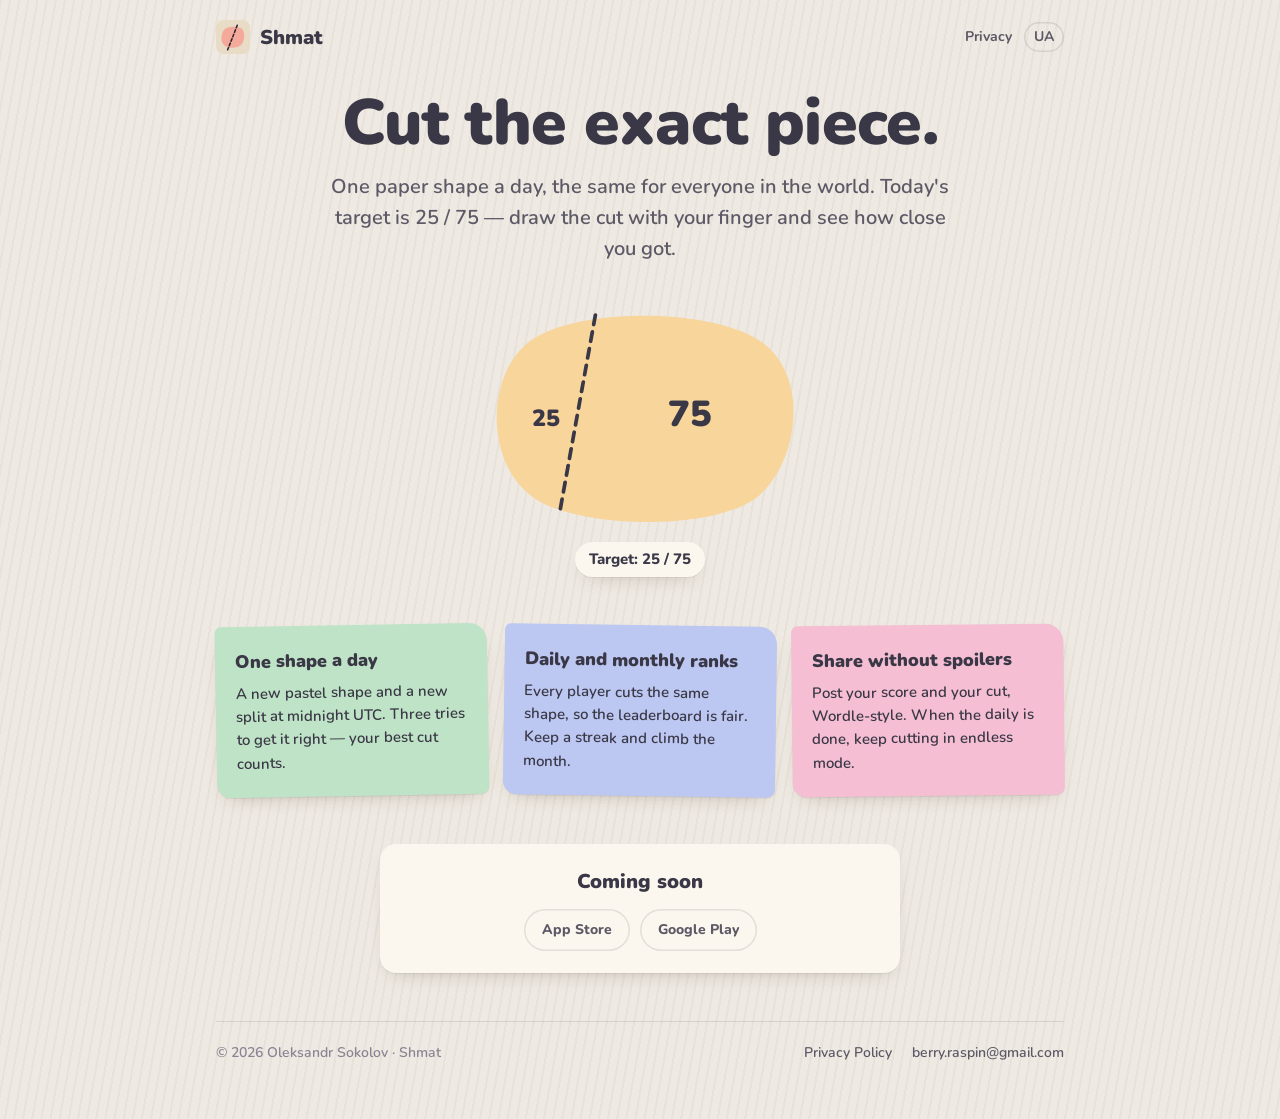
<file: index.html>
<!doctype html>
<html lang="en">
  <head>
    <meta charset="UTF-8" />
    <meta name="viewport" content="width=device-width, initial-scale=1.0" />
    <title>Shmat: Cut the Exact Piece</title>
    <meta
      name="description"
      content="Shmat is a daily paper-cutting puzzle for iPhone and Android. One shape, one target split, the same for everyone in the world. Cut it with your finger and see how close you got."
    />
    <meta property="og:title" content="Shmat: Cut the Exact Piece" />
    <meta property="og:description" content="One paper shape a day. Cut exactly 25 / 75 with your finger." />
    <link rel="alternate" hreflang="en" href="https://oleksandr-sokolov.github.io/shmat-pages/" />
    <link rel="alternate" hreflang="uk" href="https://oleksandr-sokolov.github.io/shmat-pages/uk/" />
    <link rel="icon" href="assets/icon.svg" type="image/svg+xml" />
    <link rel="preconnect" href="https://fonts.googleapis.com" />
    <link rel="preconnect" href="https://fonts.gstatic.com" crossorigin />
    <link href="https://fonts.googleapis.com/css2?family=Nunito:wght@600;700;800;900&display=swap" rel="stylesheet" />
    <link rel="stylesheet" href="styles.css" />
  </head>
  <body>
    <div class="wrap">
      <nav class="nav">
        <a class="brand" href="index.html"><img src="assets/icon.svg" alt="" width="34" height="34" />Shmat</a>
        <span class="spacer"></span>
        <a href="privacy.html">Privacy</a>
        <a class="lang" href="uk/index.html" hreflang="uk" lang="uk">UA</a>
      </nav>

      <header class="hero">
        <h1>Cut the exact piece.</h1>
        <p class="lead">
          One paper shape a day, the same for everyone in the world. Today's
          target is 25&nbsp;/&nbsp;75 — draw the cut with your finger and see
          how close you got.
        </p>
        <svg class="cut-demo" viewBox="0 0 320 220" role="img" aria-label="A pastel paper shape with a dashed cut line splitting it roughly one quarter to three quarters">
          <path class="paper" d="M52 46c38-34 160-36 214-8s46 112 8 148-170 34-214 4S14 80 52 46z" />
          <path class="cut-line" d="M118 18 84 206" fill="none" stroke-width="3.5" stroke-linecap="round" stroke-dasharray="9 7" />
          <text x="58" y="122" font-size="22">25</text>
          <text x="186" y="122" font-size="34">75</text>
        </svg>
        <span class="target">Target: 25 / 75</span>
      </header>

      <section class="features" aria-label="Features">
        <div class="scrap">
          <h2>One shape a day</h2>
          <p>
            A new pastel shape and a new split at midnight UTC. Three tries to
            get it right — your best cut counts.
          </p>
        </div>
        <div class="scrap">
          <h2>Daily and monthly ranks</h2>
          <p>
            Every player cuts the same shape, so the leaderboard is fair. Keep
            a streak and climb the month.
          </p>
        </div>
        <div class="scrap">
          <h2>Share without spoilers</h2>
          <p>
            Post your score and your cut, Wordle-style. When the daily is done,
            keep cutting in endless mode.
          </p>
        </div>
      </section>

      <section class="soon">
        <h2>Coming soon</h2>
        <div class="stores">
          <span class="store">App Store</span>
          <span class="store">Google Play</span>
        </div>
      </section>

      <footer class="footer">
        <span>© 2026 Oleksandr Sokolov · Shmat</span>
        <span class="spacer"></span>
        <a href="privacy.html">Privacy Policy</a>
        <a href="mailto:berry.raspin@gmail.com">berry.raspin@gmail.com</a>
      </footer>
    </div>
  </body>
</html>
</file>
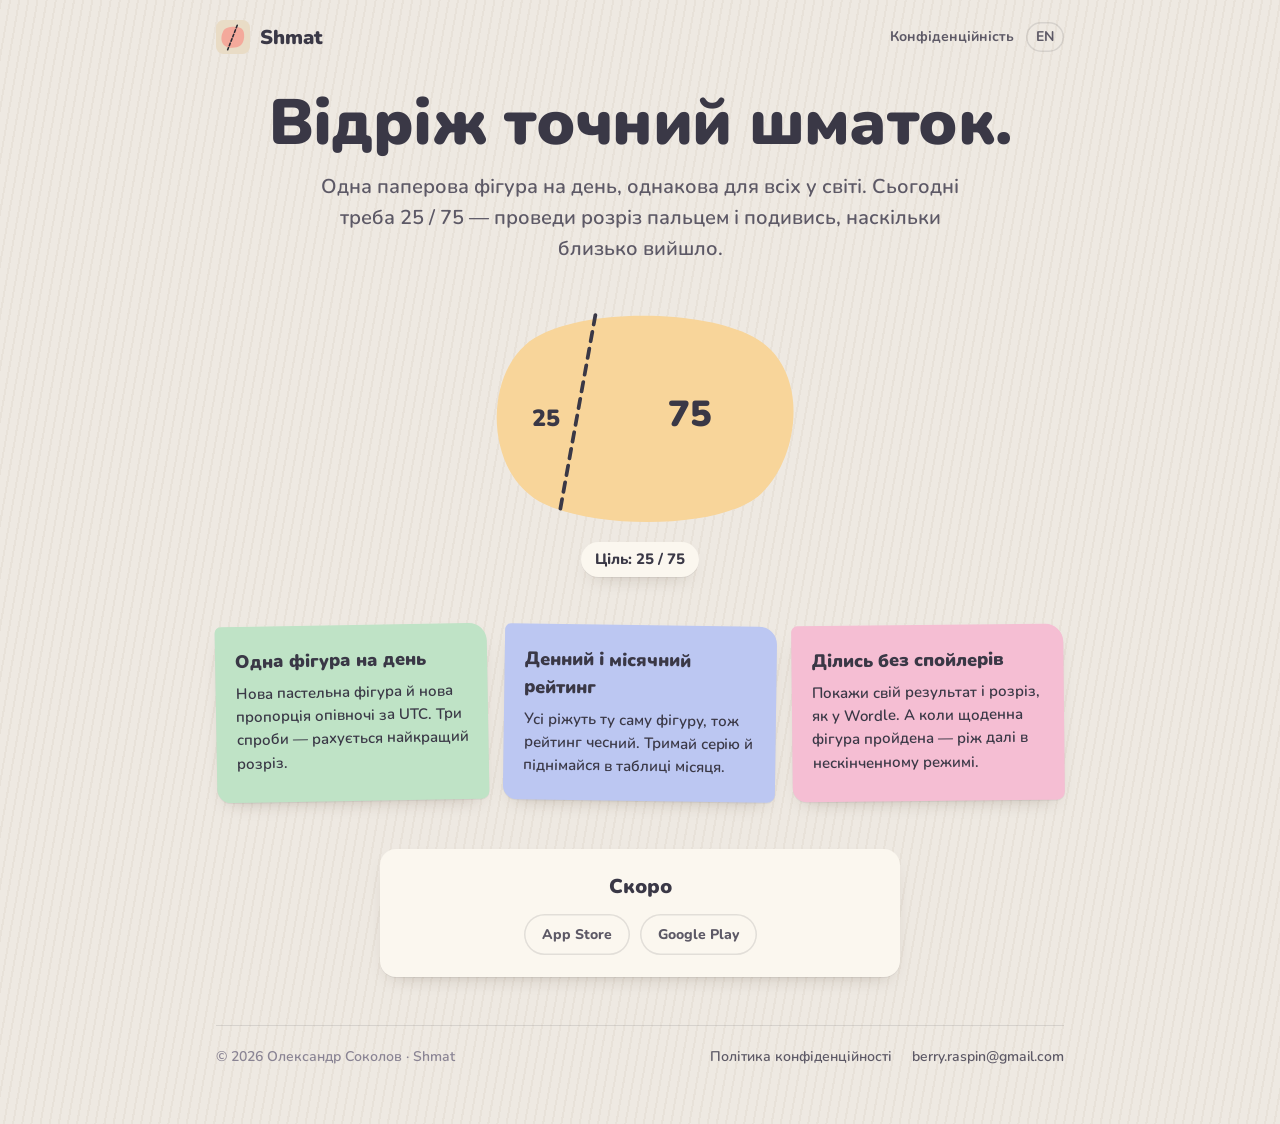
<file: uk/index.html>
<!doctype html>
<html lang="uk">
  <head>
    <meta charset="UTF-8" />
    <meta name="viewport" content="width=device-width, initial-scale=1.0" />
    <title>Shmat: відріж точний шматок</title>
    <meta
      name="description"
      content="Shmat — щоденна головоломка з папером для iPhone та Android. Одна фігура й одна пропорція на день, однакові для всіх у світі. Ріж пальцем і дивись, наскільки точно вийшло."
    />
    <meta property="og:title" content="Shmat: відріж точний шматок" />
    <meta property="og:description" content="Одна паперова фігура на день. Відріж рівно 25 / 75 пальцем." />
    <link rel="alternate" hreflang="en" href="https://oleksandr-sokolov.github.io/shmat-pages/" />
    <link rel="alternate" hreflang="uk" href="https://oleksandr-sokolov.github.io/shmat-pages/uk/" />
    <link rel="icon" href="../assets/icon.svg" type="image/svg+xml" />
    <link rel="preconnect" href="https://fonts.googleapis.com" />
    <link rel="preconnect" href="https://fonts.gstatic.com" crossorigin />
    <link href="https://fonts.googleapis.com/css2?family=Nunito:wght@600;700;800;900&display=swap" rel="stylesheet" />
    <link rel="stylesheet" href="../styles.css" />
  </head>
  <body>
    <div class="wrap">
      <nav class="nav">
        <a class="brand" href="index.html"><img src="../assets/icon.svg" alt="" width="34" height="34" />Shmat</a>
        <span class="spacer"></span>
        <a href="privacy.html">Конфіденційність</a>
        <a class="lang" href="../index.html" hreflang="en" lang="en">EN</a>
      </nav>

      <header class="hero">
        <h1>Відріж точний шматок.</h1>
        <p class="lead">
          Одна паперова фігура на день, однакова для всіх у світі. Сьогодні
          треба 25&nbsp;/&nbsp;75 — проведи розріз пальцем і подивись, наскільки
          близько вийшло.
        </p>
        <svg class="cut-demo" viewBox="0 0 320 220" role="img" aria-label="Пастельна паперова фігура з пунктирною лінією розрізу, що ділить її приблизно на чверть і три чверті">
          <path class="paper" d="M52 46c38-34 160-36 214-8s46 112 8 148-170 34-214 4S14 80 52 46z" />
          <path class="cut-line" d="M118 18 84 206" fill="none" stroke-width="3.5" stroke-linecap="round" stroke-dasharray="9 7" />
          <text x="58" y="122" font-size="22">25</text>
          <text x="186" y="122" font-size="34">75</text>
        </svg>
        <span class="target">Ціль: 25 / 75</span>
      </header>

      <section class="features" aria-label="Можливості">
        <div class="scrap">
          <h2>Одна фігура на день</h2>
          <p>
            Нова пастельна фігура й нова пропорція опівночі за UTC. Три спроби —
            рахується найкращий розріз.
          </p>
        </div>
        <div class="scrap">
          <h2>Денний і місячний рейтинг</h2>
          <p>
            Усі ріжуть ту саму фігуру, тож рейтинг чесний. Тримай серію й
            піднімайся в таблиці місяця.
          </p>
        </div>
        <div class="scrap">
          <h2>Ділись без спойлерів</h2>
          <p>
            Покажи свій результат і розріз, як у Wordle. А коли щоденна фігура
            пройдена — ріж далі в нескінченному режимі.
          </p>
        </div>
      </section>

      <section class="soon">
        <h2>Скоро</h2>
        <div class="stores">
          <span class="store">App Store</span>
          <span class="store">Google Play</span>
        </div>
      </section>

      <footer class="footer">
        <span>© 2026 Олександр Соколов · Shmat</span>
        <span class="spacer"></span>
        <a href="privacy.html">Політика конфіденційності</a>
        <a href="mailto:berry.raspin@gmail.com">berry.raspin@gmail.com</a>
      </footer>
    </div>
  </body>
</html>
</file>
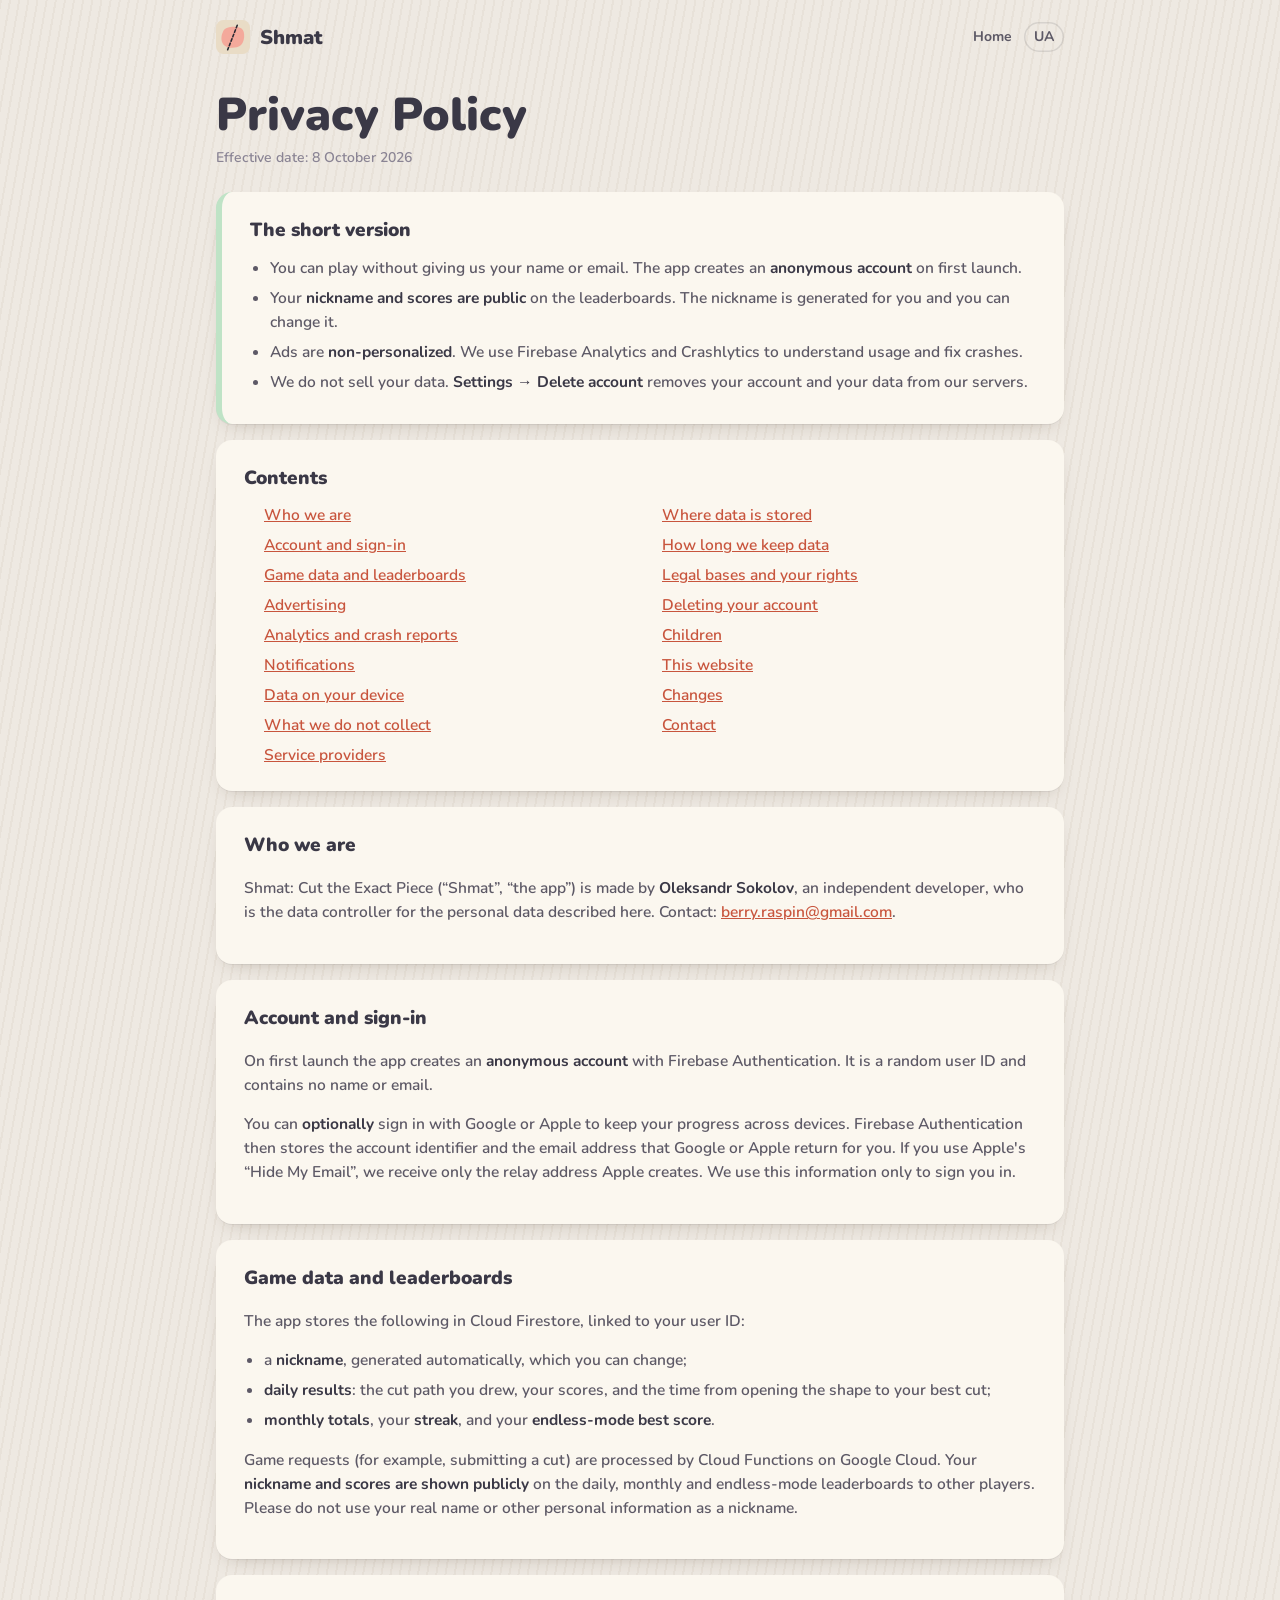
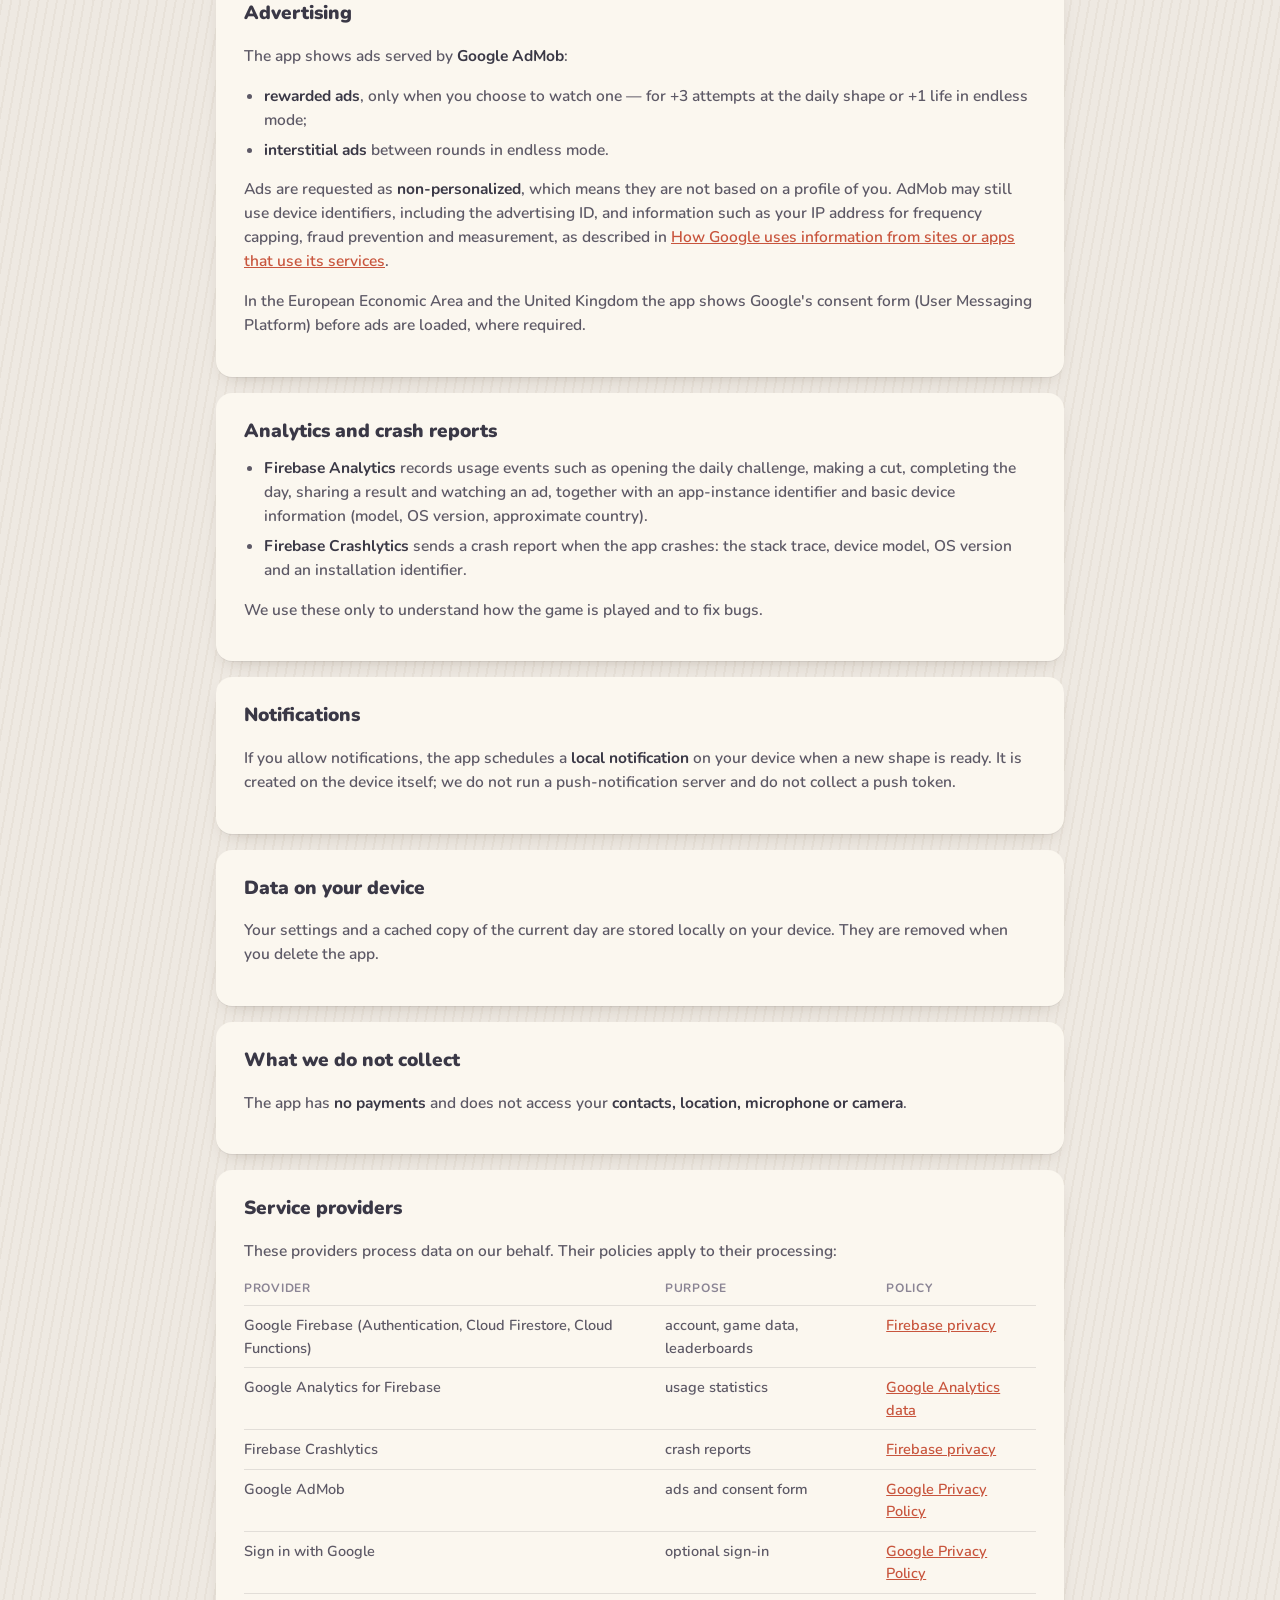
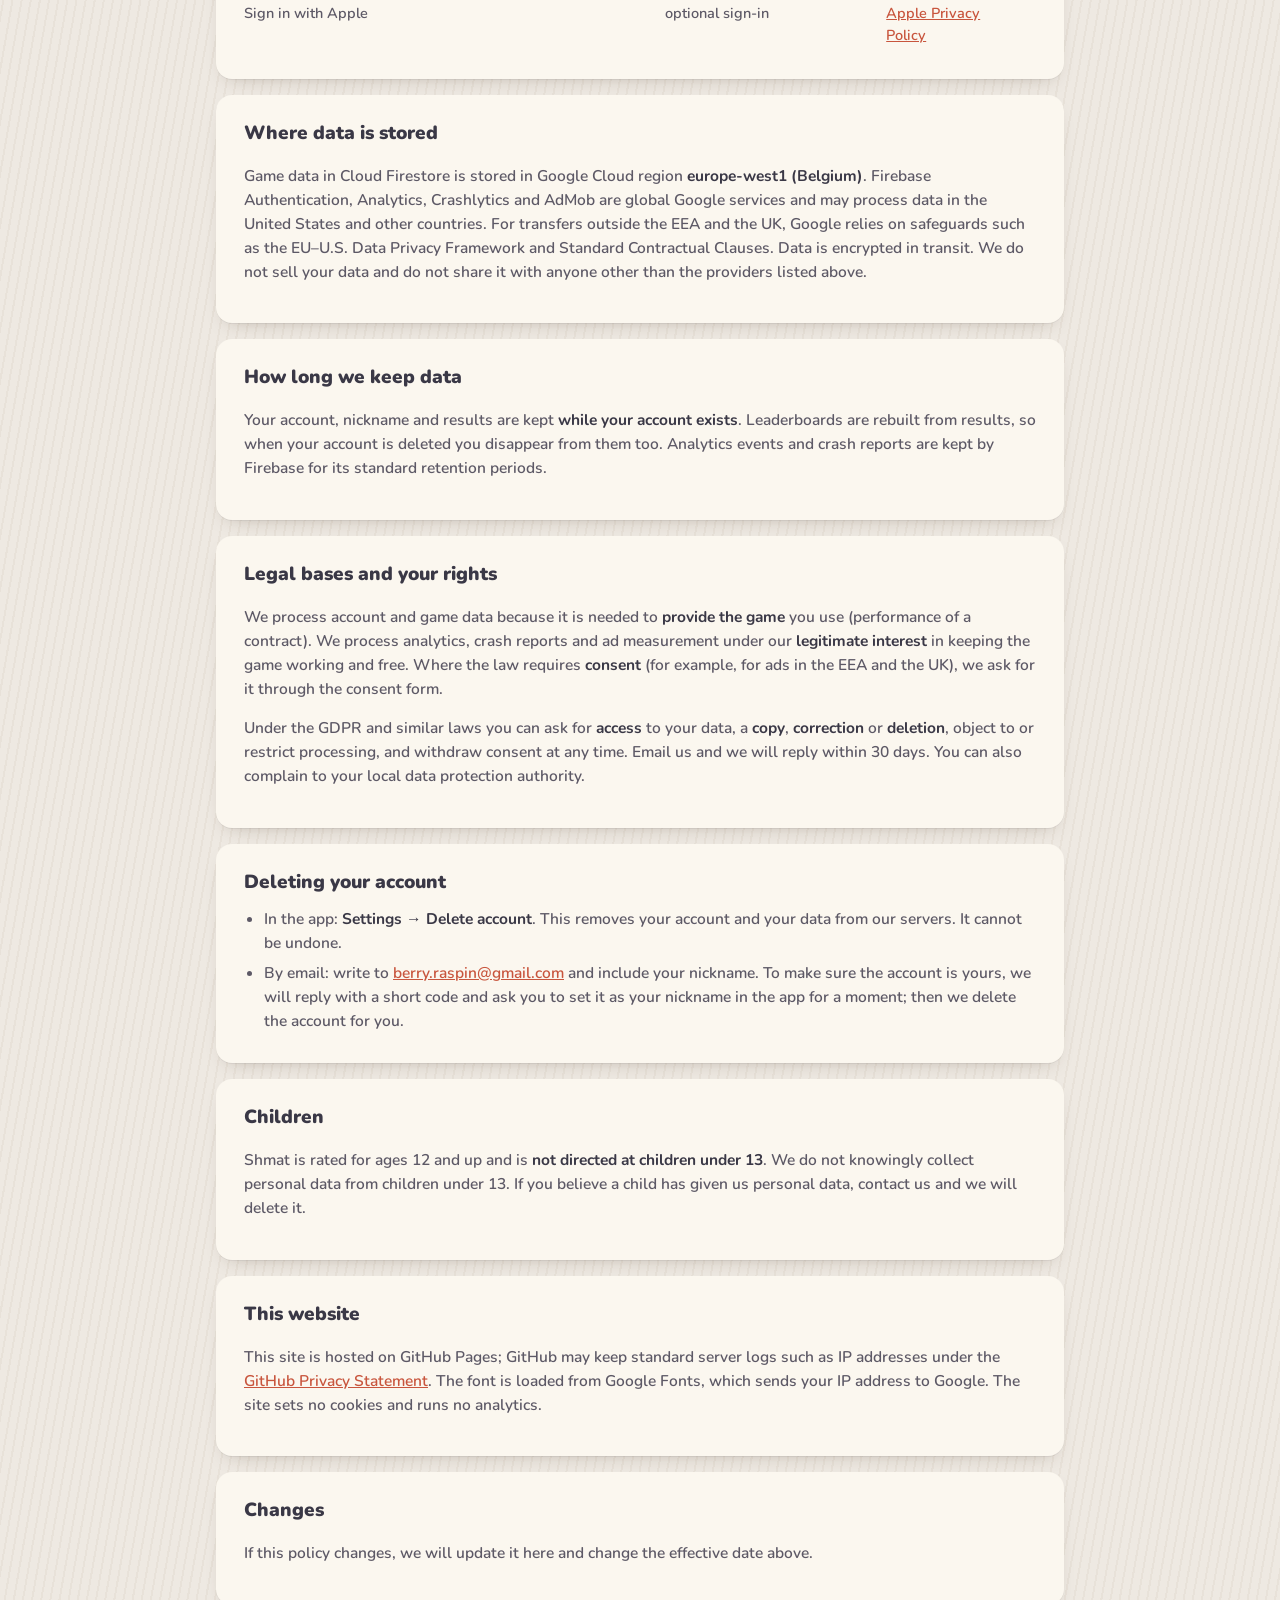
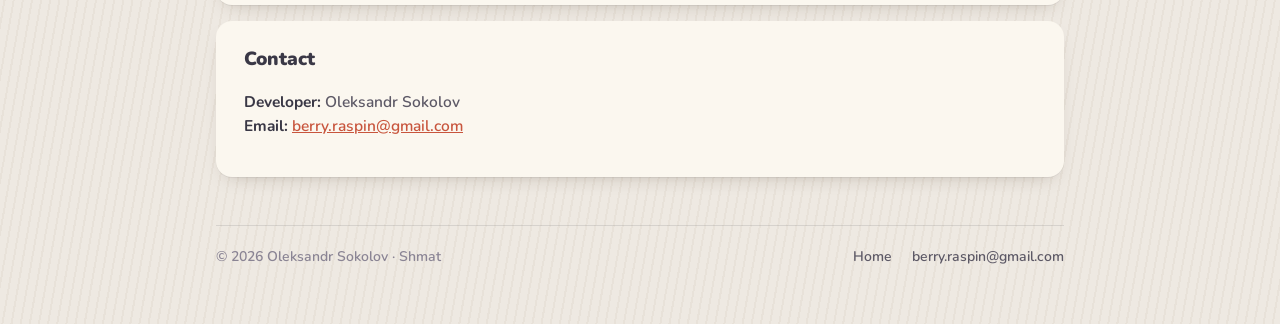
<file: privacy.html>
<!doctype html>
<html lang="en">
  <head>
    <meta charset="UTF-8" />
    <meta name="viewport" content="width=device-width, initial-scale=1.0" />
    <title>Privacy Policy — Shmat: Cut the Exact Piece</title>
    <meta
      name="description"
      content="Privacy policy for Shmat: Cut the Exact Piece — the anonymous account, leaderboards, ads, analytics, crash reports and how to delete your data."
    />
    <link rel="alternate" hreflang="en" href="https://oleksandr-sokolov.github.io/shmat-pages/privacy.html" />
    <link rel="alternate" hreflang="uk" href="https://oleksandr-sokolov.github.io/shmat-pages/uk/privacy.html" />
    <link rel="icon" href="assets/icon.svg" type="image/svg+xml" />
    <link rel="preconnect" href="https://fonts.googleapis.com" />
    <link rel="preconnect" href="https://fonts.gstatic.com" crossorigin />
    <link href="https://fonts.googleapis.com/css2?family=Nunito:wght@600;700;800;900&display=swap" rel="stylesheet" />
    <link rel="stylesheet" href="styles.css" />
  </head>
  <body>
    <div class="wrap page">
      <nav class="nav">
        <a class="brand" href="index.html"><img src="assets/icon.svg" alt="" width="34" height="34" />Shmat</a>
        <span class="spacer"></span>
        <a href="index.html">Home</a>
        <a class="lang" href="uk/privacy.html" hreflang="uk" lang="uk">UA</a>
      </nav>

      <h1>Privacy Policy</h1>
      <p class="updated">Effective date: 8 October 2026</p>

      <div class="panel short" id="summary">
        <h2>The short version</h2>
        <ul>
          <li>You can play without giving us your name or email. The app creates an <strong>anonymous account</strong> on first launch.</li>
          <li>Your <strong>nickname and scores are public</strong> on the leaderboards. The nickname is generated for you and you can change it.</li>
          <li>Ads are <strong>non-personalized</strong>. We use Firebase Analytics and Crashlytics to understand usage and fix crashes.</li>
          <li>We do not sell your data. <strong>Settings → Delete account</strong> removes your account and your data from our servers.</li>
        </ul>
      </div>

      <div class="panel">
        <h2>Contents</h2>
        <ul class="toc">
          <li><a href="#controller">Who we are</a></li>
          <li><a href="#account">Account and sign-in</a></li>
          <li><a href="#game-data">Game data and leaderboards</a></li>
          <li><a href="#ads">Advertising</a></li>
          <li><a href="#analytics">Analytics and crash reports</a></li>
          <li><a href="#notifications">Notifications</a></li>
          <li><a href="#device">Data on your device</a></li>
          <li><a href="#not-collected">What we do not collect</a></li>
          <li><a href="#processors">Service providers</a></li>
          <li><a href="#storage">Where data is stored</a></li>
          <li><a href="#retention">How long we keep data</a></li>
          <li><a href="#rights">Legal bases and your rights</a></li>
          <li><a href="#delete">Deleting your account</a></li>
          <li><a href="#children">Children</a></li>
          <li><a href="#website">This website</a></li>
          <li><a href="#changes">Changes</a></li>
          <li><a href="#contact">Contact</a></li>
        </ul>
      </div>

      <div class="panel" id="controller">
        <h2>Who we are</h2>
        <p>
          Shmat: Cut the Exact Piece (“Shmat”, “the app”) is made by
          <strong>Oleksandr Sokolov</strong>, an independent developer, who is
          the data controller for the personal data described here. Contact:
          <a href="mailto:berry.raspin@gmail.com">berry.raspin@gmail.com</a>.
        </p>
      </div>

      <div class="panel" id="account">
        <h2>Account and sign-in</h2>
        <p>
          On first launch the app creates an <strong>anonymous account</strong>
          with Firebase Authentication. It is a random user ID and contains no
          name or email.
        </p>
        <p>
          You can <strong>optionally</strong> sign in with Google or Apple to
          keep your progress across devices. Firebase Authentication then
          stores the account identifier and the email address that Google or
          Apple return for you. If you use Apple's “Hide My Email”, we receive
          only the relay address Apple creates. We use this information only to
          sign you in.
        </p>
      </div>

      <div class="panel" id="game-data">
        <h2>Game data and leaderboards</h2>
        <p>The app stores the following in Cloud Firestore, linked to your user ID:</p>
        <ul>
          <li>a <strong>nickname</strong>, generated automatically, which you can change;</li>
          <li><strong>daily results</strong>: the cut path you drew, your scores, and the time from opening the shape to your best cut;</li>
          <li><strong>monthly totals</strong>, your <strong>streak</strong>, and your <strong>endless-mode best score</strong>.</li>
        </ul>
        <p>
          Game requests (for example, submitting a cut) are processed by
          Cloud Functions on Google Cloud. Your <strong>nickname and scores
          are shown publicly</strong> on the daily, monthly and endless-mode leaderboards to
          other players. Please do not use your real name or other personal
          information as a nickname.
        </p>
      </div>

      <div class="panel" id="ads">
        <h2>Advertising</h2>
        <p>The app shows ads served by <strong>Google AdMob</strong>:</p>
        <ul>
          <li><strong>rewarded ads</strong>, only when you choose to watch one — for +3 attempts at the daily shape or +1 life in endless mode;</li>
          <li><strong>interstitial ads</strong> between rounds in endless mode.</li>
        </ul>
        <p>
          Ads are requested as <strong>non-personalized</strong>, which means
          they are not based on a profile of you. AdMob may still use device
          identifiers, including the advertising ID, and information such as
          your IP address for frequency capping, fraud prevention and
          measurement, as described in
          <a href="https://policies.google.com/technologies/partner-sites" rel="noopener">How Google uses information from sites or apps that use its services</a>.
        </p>
        <p>
          In the European Economic Area and the United Kingdom the app shows
          Google's consent form (User Messaging Platform) before ads are
          loaded, where required.
        </p>
      </div>

      <div class="panel" id="analytics">
        <h2>Analytics and crash reports</h2>
        <ul>
          <li>
            <strong>Firebase Analytics</strong> records usage events such as
            opening the daily challenge, making a cut, completing the day,
            sharing a result and watching an ad, together with an app-instance
            identifier and basic device information (model, OS version,
            approximate country).
          </li>
          <li>
            <strong>Firebase Crashlytics</strong> sends a crash report when the
            app crashes: the stack trace, device model, OS version and an
            installation identifier.
          </li>
        </ul>
        <p>We use these only to understand how the game is played and to fix bugs.</p>
      </div>

      <div class="panel" id="notifications">
        <h2>Notifications</h2>
        <p>
          If you allow notifications, the app schedules a <strong>local
          notification</strong> on your device when a new shape is ready. It
          is created on the device itself; we do not run a push-notification
          server and do not collect a push token.
        </p>
      </div>

      <div class="panel" id="device">
        <h2>Data on your device</h2>
        <p>
          Your settings and a cached copy of the current day are stored
          locally on your device. They are removed when you delete the app.
        </p>
      </div>

      <div class="panel" id="not-collected">
        <h2>What we do not collect</h2>
        <p>
          The app has <strong>no payments</strong> and does not access your
          <strong>contacts, location, microphone or camera</strong>.
        </p>
      </div>

      <div class="panel" id="processors">
        <h2>Service providers</h2>
        <p>These providers process data on our behalf. Their policies apply to their processing:</p>
        <div class="table-scroll">
          <table>
            <thead>
              <tr><th>Provider</th><th>Purpose</th><th>Policy</th></tr>
            </thead>
            <tbody>
              <tr>
                <td>Google Firebase (Authentication, Cloud Firestore, Cloud Functions)</td>
                <td>account, game data, leaderboards</td>
                <td><a href="https://firebase.google.com/support/privacy" rel="noopener">Firebase privacy</a></td>
              </tr>
              <tr>
                <td>Google Analytics for Firebase</td>
                <td>usage statistics</td>
                <td><a href="https://support.google.com/analytics/answer/6004245" rel="noopener">Google Analytics data</a></td>
              </tr>
              <tr>
                <td>Firebase Crashlytics</td>
                <td>crash reports</td>
                <td><a href="https://firebase.google.com/support/privacy" rel="noopener">Firebase privacy</a></td>
              </tr>
              <tr>
                <td>Google AdMob</td>
                <td>ads and consent form</td>
                <td><a href="https://policies.google.com/privacy" rel="noopener">Google Privacy Policy</a></td>
              </tr>
              <tr>
                <td>Sign in with Google</td>
                <td>optional sign-in</td>
                <td><a href="https://policies.google.com/privacy" rel="noopener">Google Privacy Policy</a></td>
              </tr>
              <tr>
                <td>Sign in with Apple</td>
                <td>optional sign-in</td>
                <td><a href="https://www.apple.com/legal/privacy/" rel="noopener">Apple Privacy Policy</a></td>
              </tr>
            </tbody>
          </table>
        </div>
      </div>

      <div class="panel" id="storage">
        <h2>Where data is stored</h2>
        <p>
          Game data in Cloud Firestore is stored in Google Cloud region
          <strong>europe-west1 (Belgium)</strong>. Firebase Authentication,
          Analytics, Crashlytics and AdMob are global Google services and may
          process data in the United States and other countries. For transfers
          outside the EEA and the UK, Google relies on safeguards such as the
          EU–U.S. Data Privacy Framework and Standard Contractual Clauses.
          Data is encrypted in transit. We do not sell your data and do not
          share it with anyone other than the providers listed above.
        </p>
      </div>

      <div class="panel" id="retention">
        <h2>How long we keep data</h2>
        <p>
          Your account, nickname and results are kept <strong>while your
          account exists</strong>. Leaderboards are rebuilt from results, so
          when your account is deleted you disappear from them too. Analytics
          events and crash reports are kept by Firebase for its standard
          retention periods.
        </p>
      </div>

      <div class="panel" id="rights">
        <h2>Legal bases and your rights</h2>
        <p>
          We process account and game data because it is needed to
          <strong>provide the game</strong> you use (performance of a
          contract). We process analytics, crash reports and ad measurement
          under our <strong>legitimate interest</strong> in keeping the game
          working and free. Where the law requires <strong>consent</strong>
          (for example, for ads in the EEA and the UK), we ask for it through
          the consent form.
        </p>
        <p>
          Under the GDPR and similar laws you can ask for
          <strong>access</strong> to your data, a <strong>copy</strong>,
          <strong>correction</strong> or <strong>deletion</strong>, object to
          or restrict processing, and withdraw consent at any time. Email us
          and we will reply within 30 days. You can also complain to your local
          data protection authority.
        </p>
      </div>

      <div class="panel" id="delete">
        <h2>Deleting your account</h2>
        <ul>
          <li>In the app: <strong>Settings → Delete account</strong>. This removes your account and your data from our servers. It cannot be undone.</li>
          <li>By email: write to <a href="mailto:berry.raspin@gmail.com">berry.raspin@gmail.com</a> and include your nickname. To make sure the account is yours, we will reply with a short code and ask you to set it as your nickname in the app for a moment; then we delete the account for you.</li>
        </ul>
      </div>

      <div class="panel" id="children">
        <h2>Children</h2>
        <p>
          Shmat is rated for ages 12 and up and is <strong>not directed at
          children under 13</strong>. We do not knowingly collect personal data
          from children under 13. If you believe a child has given us personal
          data, contact us and we will delete it.
        </p>
      </div>

      <div class="panel" id="website">
        <h2>This website</h2>
        <p>
          This site is hosted on GitHub Pages; GitHub may keep standard server
          logs such as IP addresses under the
          <a href="https://docs.github.com/en/site-policy/privacy-policies/github-general-privacy-statement" rel="noopener">GitHub Privacy Statement</a>.
          The font is loaded from Google Fonts, which sends your IP address to
          Google. The site sets no cookies and runs no analytics.
        </p>
      </div>

      <div class="panel" id="changes">
        <h2>Changes</h2>
        <p>
          If this policy changes, we will update it here and change the
          effective date above.
        </p>
      </div>

      <div class="panel" id="contact">
        <h2>Contact</h2>
        <p>
          <strong>Developer:</strong> Oleksandr Sokolov<br />
          <strong>Email:</strong> <a href="mailto:berry.raspin@gmail.com">berry.raspin@gmail.com</a>
        </p>
      </div>

      <footer class="footer">
        <span>© 2026 Oleksandr Sokolov · Shmat</span>
        <span class="spacer"></span>
        <a href="index.html">Home</a>
        <a href="mailto:berry.raspin@gmail.com">berry.raspin@gmail.com</a>
      </footer>
    </div>
  </body>
</html>
</file>
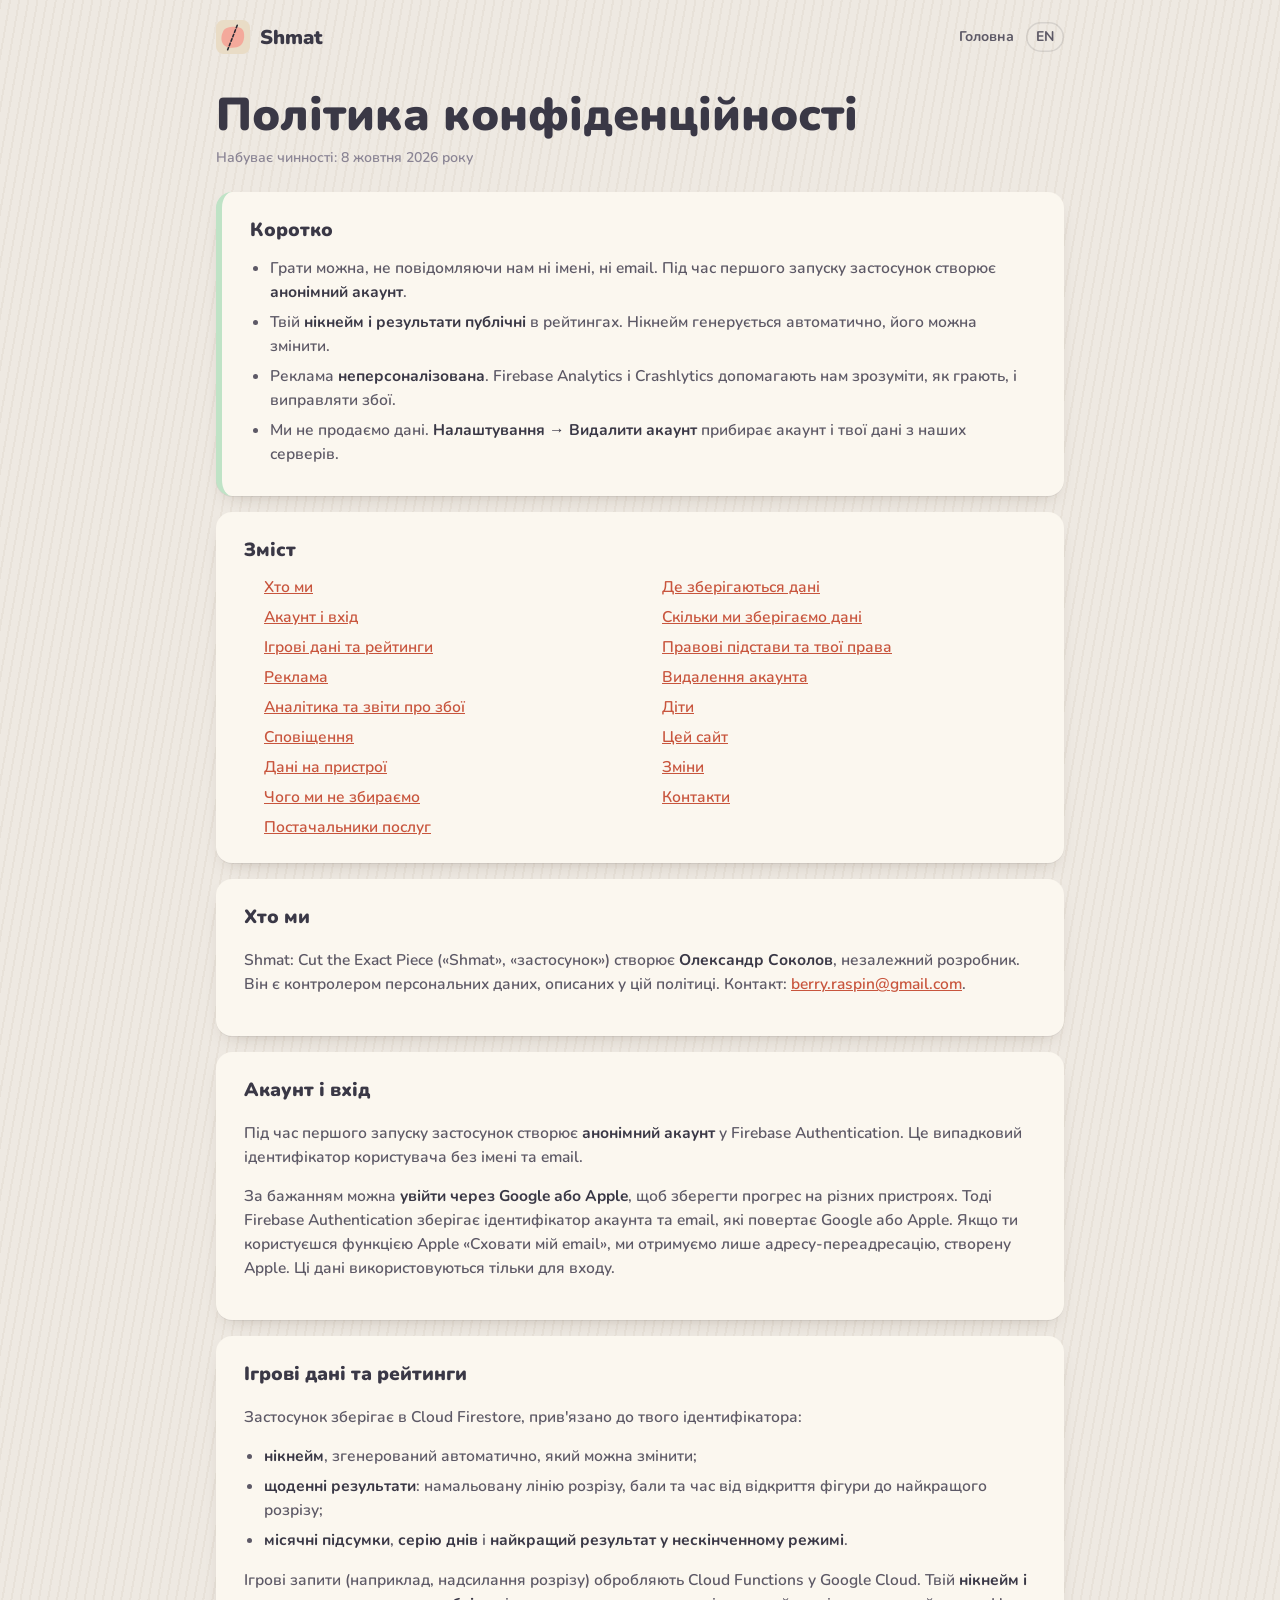
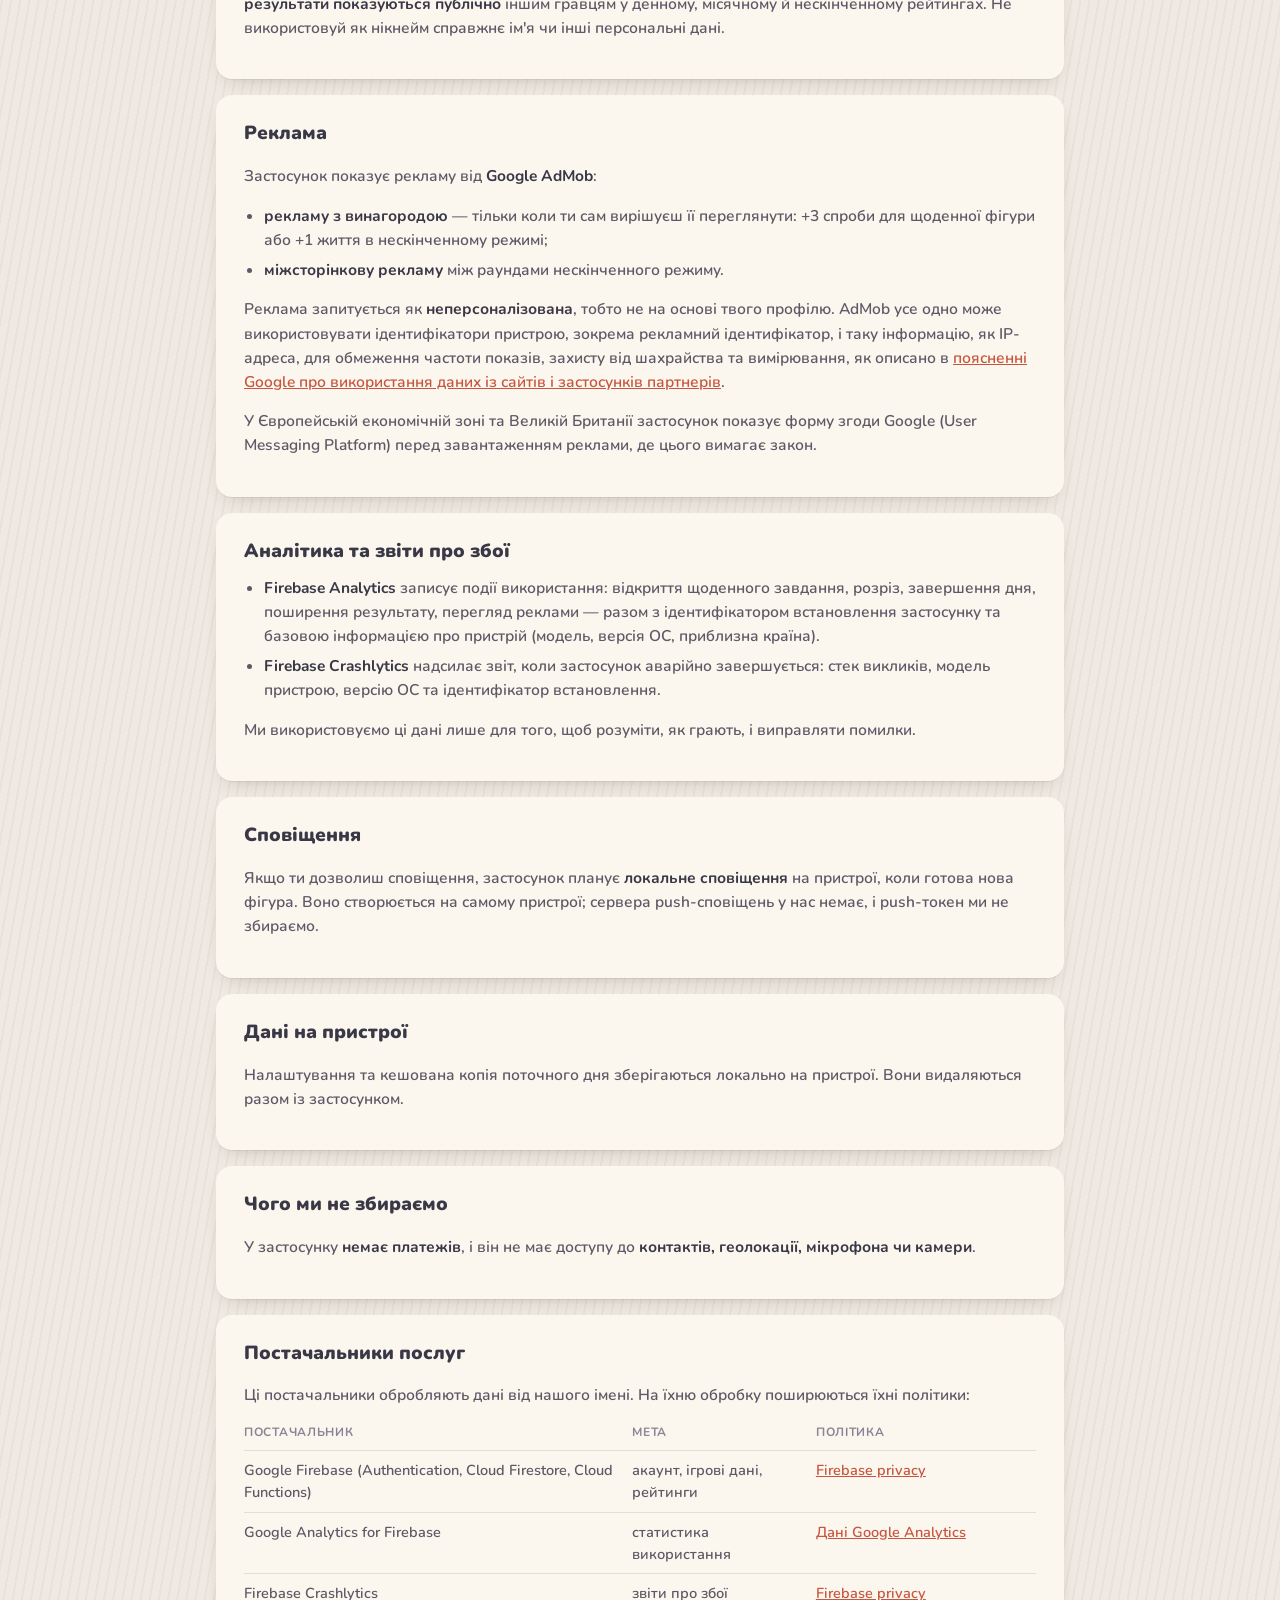
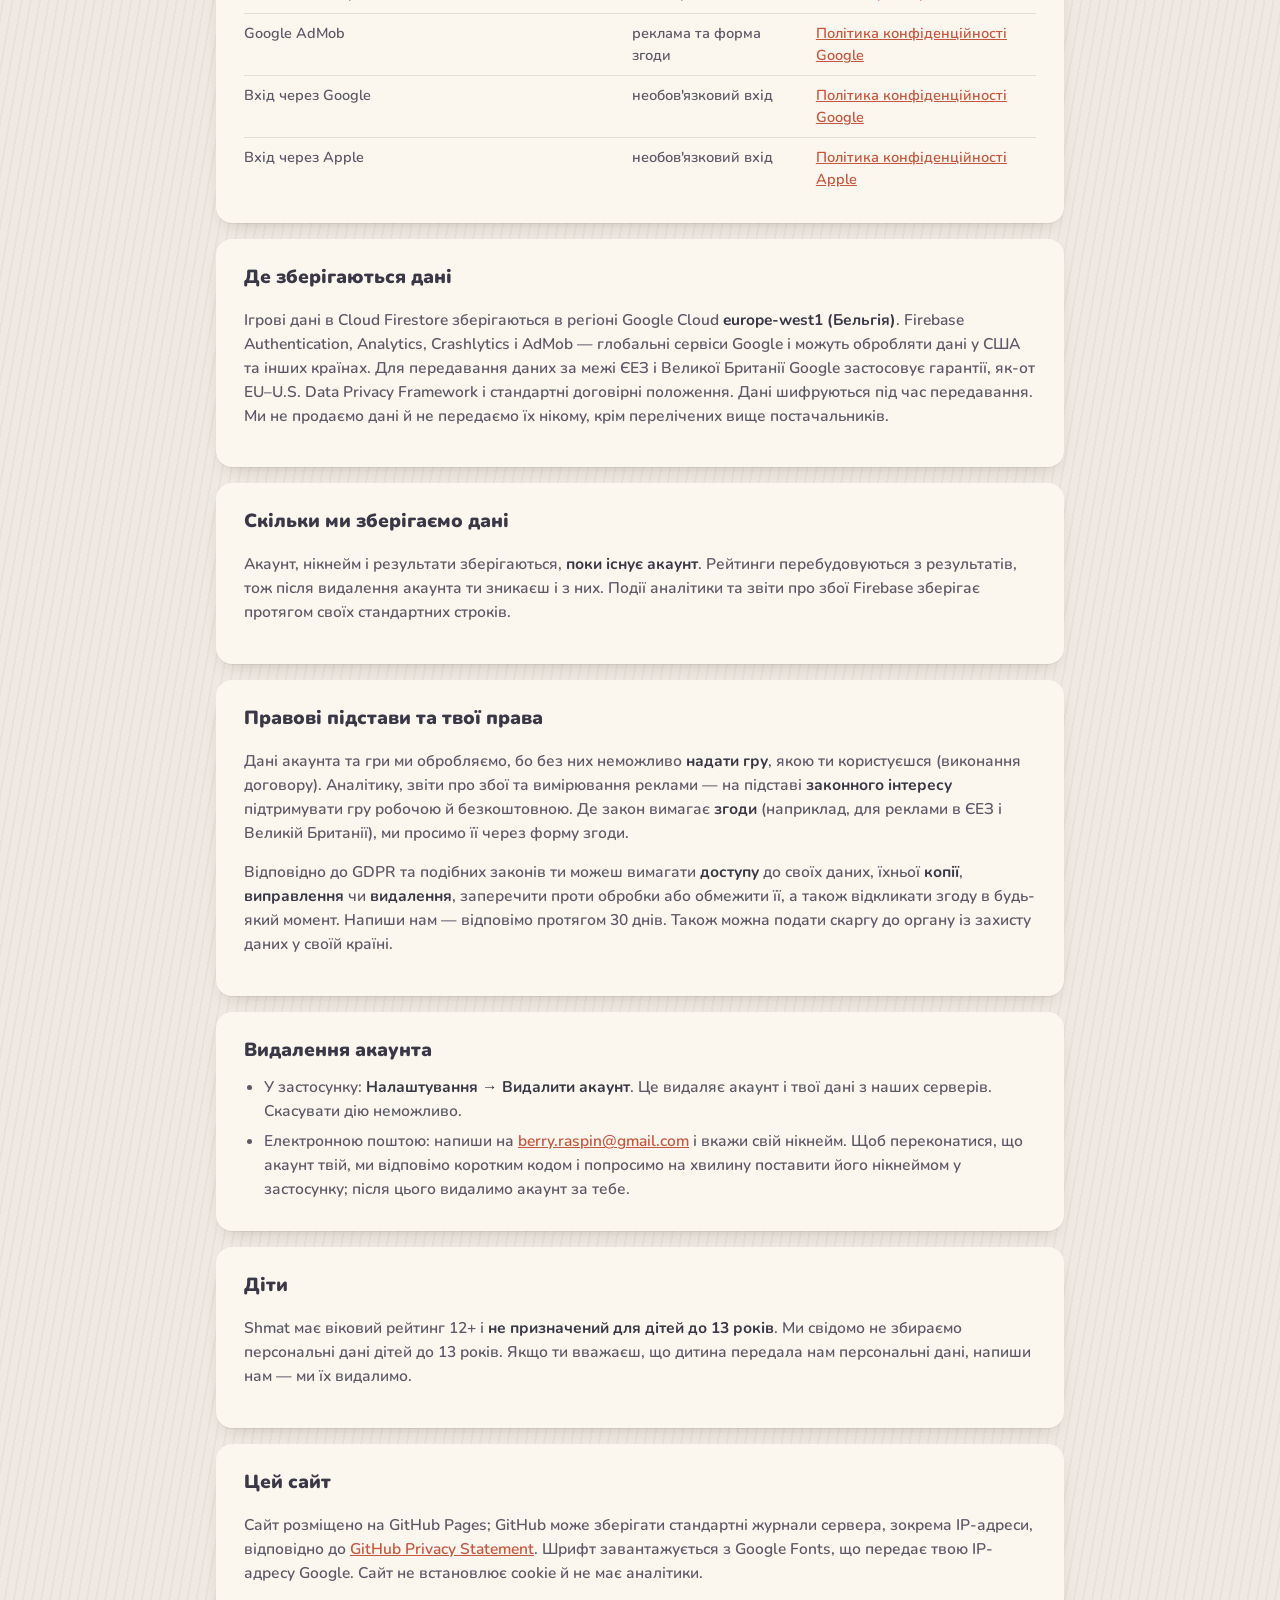
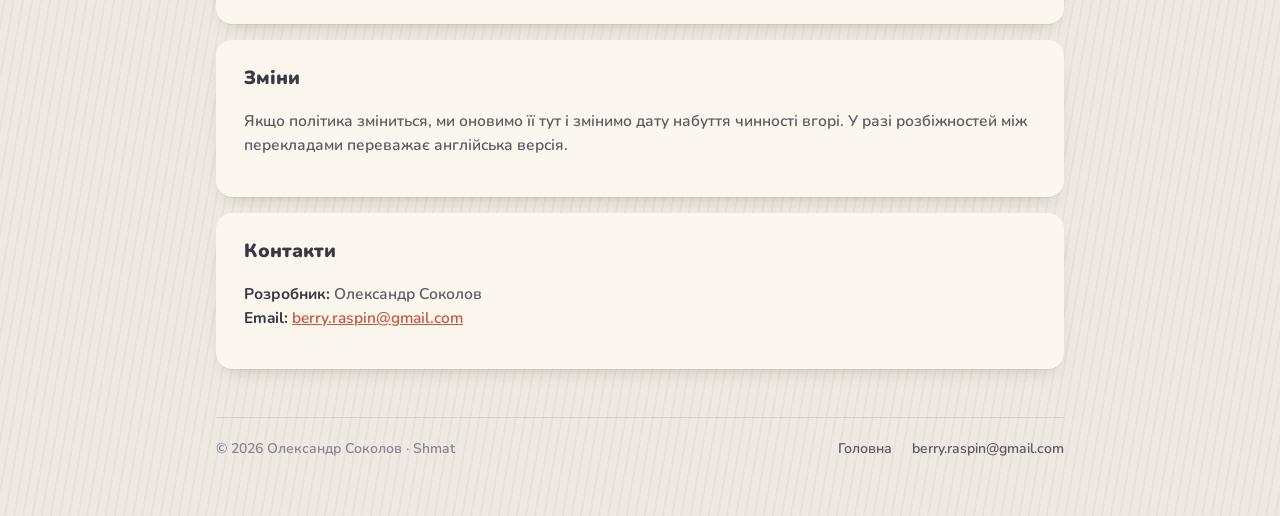
<file: uk/privacy.html>
<!doctype html>
<html lang="uk">
  <head>
    <meta charset="UTF-8" />
    <meta name="viewport" content="width=device-width, initial-scale=1.0" />
    <title>Політика конфіденційності — Shmat: Cut the Exact Piece</title>
    <meta
      name="description"
      content="Політика конфіденційності Shmat: Cut the Exact Piece — анонімний акаунт, рейтинги, реклама, аналітика, звіти про збої та видалення даних."
    />
    <link rel="alternate" hreflang="en" href="https://oleksandr-sokolov.github.io/shmat-pages/privacy.html" />
    <link rel="alternate" hreflang="uk" href="https://oleksandr-sokolov.github.io/shmat-pages/uk/privacy.html" />
    <link rel="icon" href="../assets/icon.svg" type="image/svg+xml" />
    <link rel="preconnect" href="https://fonts.googleapis.com" />
    <link rel="preconnect" href="https://fonts.gstatic.com" crossorigin />
    <link href="https://fonts.googleapis.com/css2?family=Nunito:wght@600;700;800;900&display=swap" rel="stylesheet" />
    <link rel="stylesheet" href="../styles.css" />
  </head>
  <body>
    <div class="wrap page">
      <nav class="nav">
        <a class="brand" href="index.html"><img src="../assets/icon.svg" alt="" width="34" height="34" />Shmat</a>
        <span class="spacer"></span>
        <a href="index.html">Головна</a>
        <a class="lang" href="../privacy.html" hreflang="en" lang="en">EN</a>
      </nav>

      <h1>Політика конфіденційності</h1>
      <p class="updated">Набуває чинності: 8 жовтня 2026 року</p>

      <div class="panel short" id="summary">
        <h2>Коротко</h2>
        <ul>
          <li>Грати можна, не повідомляючи нам ні імені, ні email. Під час першого запуску застосунок створює <strong>анонімний акаунт</strong>.</li>
          <li>Твій <strong>нікнейм і результати публічні</strong> в рейтингах. Нікнейм генерується автоматично, його можна змінити.</li>
          <li>Реклама <strong>неперсоналізована</strong>. Firebase Analytics і Crashlytics допомагають нам зрозуміти, як грають, і виправляти збої.</li>
          <li>Ми не продаємо дані. <strong>Налаштування → Видалити акаунт</strong> прибирає акаунт і твої дані з наших серверів.</li>
        </ul>
      </div>

      <div class="panel">
        <h2>Зміст</h2>
        <ul class="toc">
          <li><a href="#controller">Хто ми</a></li>
          <li><a href="#account">Акаунт і вхід</a></li>
          <li><a href="#game-data">Ігрові дані та рейтинги</a></li>
          <li><a href="#ads">Реклама</a></li>
          <li><a href="#analytics">Аналітика та звіти про збої</a></li>
          <li><a href="#notifications">Сповіщення</a></li>
          <li><a href="#device">Дані на пристрої</a></li>
          <li><a href="#not-collected">Чого ми не збираємо</a></li>
          <li><a href="#processors">Постачальники послуг</a></li>
          <li><a href="#storage">Де зберігаються дані</a></li>
          <li><a href="#retention">Скільки ми зберігаємо дані</a></li>
          <li><a href="#rights">Правові підстави та твої права</a></li>
          <li><a href="#delete">Видалення акаунта</a></li>
          <li><a href="#children">Діти</a></li>
          <li><a href="#website">Цей сайт</a></li>
          <li><a href="#changes">Зміни</a></li>
          <li><a href="#contact">Контакти</a></li>
        </ul>
      </div>

      <div class="panel" id="controller">
        <h2>Хто ми</h2>
        <p>
          Shmat: Cut the Exact Piece («Shmat», «застосунок») створює
          <strong>Олександр Соколов</strong>, незалежний розробник. Він є
          контролером персональних даних, описаних у цій політиці. Контакт:
          <a href="mailto:berry.raspin@gmail.com">berry.raspin@gmail.com</a>.
        </p>
      </div>

      <div class="panel" id="account">
        <h2>Акаунт і вхід</h2>
        <p>
          Під час першого запуску застосунок створює <strong>анонімний
          акаунт</strong> у Firebase Authentication. Це випадковий ідентифікатор
          користувача без імені та email.
        </p>
        <p>
          За бажанням можна <strong>увійти через Google або Apple</strong>, щоб
          зберегти прогрес на різних пристроях. Тоді Firebase Authentication
          зберігає ідентифікатор акаунта та email, які повертає Google або
          Apple. Якщо ти користуєшся функцією Apple «Сховати мій email», ми
          отримуємо лише адресу-переадресацію, створену Apple. Ці дані
          використовуються тільки для входу.
        </p>
      </div>

      <div class="panel" id="game-data">
        <h2>Ігрові дані та рейтинги</h2>
        <p>Застосунок зберігає в Cloud Firestore, прив'язано до твого ідентифікатора:</p>
        <ul>
          <li><strong>нікнейм</strong>, згенерований автоматично, який можна змінити;</li>
          <li><strong>щоденні результати</strong>: намальовану лінію розрізу, бали та час від відкриття фігури до найкращого розрізу;</li>
          <li><strong>місячні підсумки</strong>, <strong>серію днів</strong> і <strong>найкращий результат у нескінченному режимі</strong>.</li>
        </ul>
        <p>
          Ігрові запити (наприклад, надсилання розрізу) обробляють Cloud
          Functions у Google Cloud. Твій <strong>нікнейм і результати
          показуються публічно</strong> іншим гравцям у денному, місячному й нескінченному
          рейтингах. Не використовуй як нікнейм справжнє ім'я чи інші
          персональні дані.
        </p>
      </div>

      <div class="panel" id="ads">
        <h2>Реклама</h2>
        <p>Застосунок показує рекламу від <strong>Google AdMob</strong>:</p>
        <ul>
          <li><strong>рекламу з винагородою</strong> — тільки коли ти сам вирішуєш її переглянути: +3 спроби для щоденної фігури або +1 життя в нескінченному режимі;</li>
          <li><strong>міжсторінкову рекламу</strong> між раундами нескінченного режиму.</li>
        </ul>
        <p>
          Реклама запитується як <strong>неперсоналізована</strong>, тобто не
          на основі твого профілю. AdMob усе одно може використовувати
          ідентифікатори пристрою, зокрема рекламний ідентифікатор, і таку
          інформацію, як IP-адреса, для обмеження частоти показів, захисту від
          шахрайства та вимірювання, як описано в
          <a href="https://policies.google.com/technologies/partner-sites?hl=uk" rel="noopener">поясненні Google про використання даних із сайтів і застосунків партнерів</a>.
        </p>
        <p>
          У Європейській економічній зоні та Великій Британії застосунок
          показує форму згоди Google (User Messaging Platform) перед
          завантаженням реклами, де цього вимагає закон.
        </p>
      </div>

      <div class="panel" id="analytics">
        <h2>Аналітика та звіти про збої</h2>
        <ul>
          <li>
            <strong>Firebase Analytics</strong> записує події використання:
            відкриття щоденного завдання, розріз, завершення дня, поширення
            результату, перегляд реклами — разом з ідентифікатором встановлення
            застосунку та базовою інформацією про пристрій (модель, версія ОС,
            приблизна країна).
          </li>
          <li>
            <strong>Firebase Crashlytics</strong> надсилає звіт, коли застосунок
            аварійно завершується: стек викликів, модель пристрою, версію ОС та
            ідентифікатор встановлення.
          </li>
        </ul>
        <p>Ми використовуємо ці дані лише для того, щоб розуміти, як грають, і виправляти помилки.</p>
      </div>

      <div class="panel" id="notifications">
        <h2>Сповіщення</h2>
        <p>
          Якщо ти дозволиш сповіщення, застосунок планує <strong>локальне
          сповіщення</strong> на пристрої, коли готова нова фігура. Воно
          створюється на самому пристрої; сервера push-сповіщень у нас немає, і
          push-токен ми не збираємо.
        </p>
      </div>

      <div class="panel" id="device">
        <h2>Дані на пристрої</h2>
        <p>
          Налаштування та кешована копія поточного дня зберігаються локально
          на пристрої. Вони видаляються разом із застосунком.
        </p>
      </div>

      <div class="panel" id="not-collected">
        <h2>Чого ми не збираємо</h2>
        <p>
          У застосунку <strong>немає платежів</strong>, і він не має доступу до
          <strong>контактів, геолокації, мікрофона чи камери</strong>.
        </p>
      </div>

      <div class="panel" id="processors">
        <h2>Постачальники послуг</h2>
        <p>Ці постачальники обробляють дані від нашого імені. На їхню обробку поширюються їхні політики:</p>
        <div class="table-scroll">
          <table>
            <thead>
              <tr><th>Постачальник</th><th>Мета</th><th>Політика</th></tr>
            </thead>
            <tbody>
              <tr>
                <td>Google Firebase (Authentication, Cloud Firestore, Cloud Functions)</td>
                <td>акаунт, ігрові дані, рейтинги</td>
                <td><a href="https://firebase.google.com/support/privacy" rel="noopener">Firebase privacy</a></td>
              </tr>
              <tr>
                <td>Google Analytics for Firebase</td>
                <td>статистика використання</td>
                <td><a href="https://support.google.com/analytics/answer/6004245?hl=uk" rel="noopener">Дані Google Analytics</a></td>
              </tr>
              <tr>
                <td>Firebase Crashlytics</td>
                <td>звіти про збої</td>
                <td><a href="https://firebase.google.com/support/privacy" rel="noopener">Firebase privacy</a></td>
              </tr>
              <tr>
                <td>Google AdMob</td>
                <td>реклама та форма згоди</td>
                <td><a href="https://policies.google.com/privacy?hl=uk" rel="noopener">Політика конфіденційності Google</a></td>
              </tr>
              <tr>
                <td>Вхід через Google</td>
                <td>необов'язковий вхід</td>
                <td><a href="https://policies.google.com/privacy?hl=uk" rel="noopener">Політика конфіденційності Google</a></td>
              </tr>
              <tr>
                <td>Вхід через Apple</td>
                <td>необов'язковий вхід</td>
                <td><a href="https://www.apple.com/legal/privacy/" rel="noopener">Політика конфіденційності Apple</a></td>
              </tr>
            </tbody>
          </table>
        </div>
      </div>

      <div class="panel" id="storage">
        <h2>Де зберігаються дані</h2>
        <p>
          Ігрові дані в Cloud Firestore зберігаються в регіоні Google Cloud
          <strong>europe-west1 (Бельгія)</strong>. Firebase Authentication,
          Analytics, Crashlytics і AdMob — глобальні сервіси Google і можуть
          обробляти дані у США та інших країнах. Для передавання даних за межі
          ЄЕЗ і Великої Британії Google застосовує гарантії, як-от EU–U.S. Data
          Privacy Framework і стандартні договірні положення. Дані шифруються
          під час передавання. Ми не продаємо дані й не передаємо їх нікому,
          крім перелічених вище постачальників.
        </p>
      </div>

      <div class="panel" id="retention">
        <h2>Скільки ми зберігаємо дані</h2>
        <p>
          Акаунт, нікнейм і результати зберігаються, <strong>поки існує
          акаунт</strong>. Рейтинги перебудовуються з результатів, тож після
          видалення акаунта ти зникаєш і з них. Події аналітики та звіти про
          збої Firebase зберігає протягом своїх стандартних строків.
        </p>
      </div>

      <div class="panel" id="rights">
        <h2>Правові підстави та твої права</h2>
        <p>
          Дані акаунта та гри ми обробляємо, бо без них неможливо
          <strong>надати гру</strong>, якою ти користуєшся (виконання договору).
          Аналітику, звіти про збої та вимірювання реклами — на підставі
          <strong>законного інтересу</strong> підтримувати гру робочою й
          безкоштовною. Де закон вимагає <strong>згоди</strong> (наприклад, для
          реклами в ЄЕЗ і Великій Британії), ми просимо її через форму згоди.
        </p>
        <p>
          Відповідно до GDPR та подібних законів ти можеш вимагати
          <strong>доступу</strong> до своїх даних, їхньої <strong>копії</strong>,
          <strong>виправлення</strong> чи <strong>видалення</strong>, заперечити
          проти обробки або обмежити її, а також відкликати згоду в будь-який
          момент. Напиши нам — відповімо протягом 30 днів. Також можна подати
          скаргу до органу із захисту даних у своїй країні.
        </p>
      </div>

      <div class="panel" id="delete">
        <h2>Видалення акаунта</h2>
        <ul>
          <li>У застосунку: <strong>Налаштування → Видалити акаунт</strong>. Це видаляє акаунт і твої дані з наших серверів. Скасувати дію неможливо.</li>
          <li>Електронною поштою: напиши на <a href="mailto:berry.raspin@gmail.com">berry.raspin@gmail.com</a> і вкажи свій нікнейм. Щоб переконатися, що акаунт твій, ми відповімо коротким кодом і попросимо на хвилину поставити його нікнеймом у застосунку; після цього видалимо акаунт за тебе.</li>
        </ul>
      </div>

      <div class="panel" id="children">
        <h2>Діти</h2>
        <p>
          Shmat має віковий рейтинг 12+ і <strong>не призначений для дітей до
          13 років</strong>. Ми свідомо не збираємо персональні дані дітей до 13
          років. Якщо ти вважаєш, що дитина передала нам персональні дані,
          напиши нам — ми їх видалимо.
        </p>
      </div>

      <div class="panel" id="website">
        <h2>Цей сайт</h2>
        <p>
          Сайт розміщено на GitHub Pages; GitHub може зберігати стандартні
          журнали сервера, зокрема IP-адреси, відповідно до
          <a href="https://docs.github.com/en/site-policy/privacy-policies/github-general-privacy-statement" rel="noopener">GitHub Privacy Statement</a>.
          Шрифт завантажується з Google Fonts, що передає твою IP-адресу Google.
          Сайт не встановлює cookie й не має аналітики.
        </p>
      </div>

      <div class="panel" id="changes">
        <h2>Зміни</h2>
        <p>
          Якщо політика зміниться, ми оновимо її тут і змінимо дату набуття
          чинності вгорі. У разі розбіжностей між перекладами переважає
          англійська версія.
        </p>
      </div>

      <div class="panel" id="contact">
        <h2>Контакти</h2>
        <p>
          <strong>Розробник:</strong> Олександр Соколов<br />
          <strong>Email:</strong> <a href="mailto:berry.raspin@gmail.com">berry.raspin@gmail.com</a>
        </p>
      </div>

      <footer class="footer">
        <span>© 2026 Олександр Соколов · Shmat</span>
        <span class="spacer"></span>
        <a href="index.html">Головна</a>
        <a href="mailto:berry.raspin@gmail.com">berry.raspin@gmail.com</a>
      </footer>
    </div>
  </body>
</html>
</file>
<file: styles.css>
:root {
  --bg: #eee9e2;
  --bg-grain: rgba(120, 90, 50, 0.05);
  --surface: #fbf7ef;
  --line: rgba(43, 42, 51, 0.12);
  --ink: #3a3846;
  --ink-soft: #5d5966;
  --ink-faint: #8a8494;
  --on-paper: #3a3846;
  --accent: #c8553d;

  --tomato: #f6b8a8;
  --tangerine: #f3cdb0;
  --saffron: #f8d59a;
  --mint: #bfe3c6;
  --turquoise: #afdce5;
  --cornflower: #bcc7f2;
  --lilac: #d8c6f2;
  --pink: #f5bed3;

  --r: 16px;
  --shadow: 0 1px 0 rgba(43, 42, 51, 0.06), 0 8px 20px -12px rgba(60, 40, 20, 0.35);
}

@media (prefers-color-scheme: dark) {
  :root {
    --bg: #2a2320;
    --bg-grain: rgba(255, 220, 170, 0.035);
    --surface: #3a312c;
    --line: rgba(241, 231, 214, 0.12);
    --ink: #f1ebe3;
    --ink-soft: #c9bba4;
    --ink-faint: #a99f99;
    --accent: #f4a99b;
    --shadow: 0 1px 0 rgba(0, 0, 0, 0.3), 0 10px 24px -12px rgba(0, 0, 0, 0.7);
  }
}

* {
  box-sizing: border-box;
}

html {
  -webkit-text-size-adjust: 100%;
}

body {
  margin: 0;
  background-color: var(--bg);
  background-image: repeating-linear-gradient(
    100deg,
    var(--bg-grain) 0 2px,
    transparent 2px 9px
  );
  color: var(--ink);
  font-family: Nunito, ui-rounded, -apple-system, BlinkMacSystemFont, "Segoe UI", Roboto, sans-serif;
  font-weight: 600;
  line-height: 1.55;
  -webkit-font-smoothing: antialiased;
  overflow-wrap: anywhere;
}

a {
  color: var(--accent);
}

.wrap {
  max-width: 880px;
  margin: 0 auto;
  padding: 20px 16px 56px;
}

.nav {
  display: flex;
  align-items: center;
  gap: 12px;
  margin-bottom: 36px;
}
.brand {
  display: flex;
  align-items: center;
  gap: 10px;
  color: inherit;
  text-decoration: none;
  font-weight: 900;
  font-size: 20px;
}
.brand img {
  width: 34px;
  height: 34px;
  flex: none;
}
.spacer {
  flex: 1;
}
.nav a:not(.brand) {
  color: var(--ink-soft);
  text-decoration: none;
  font-size: 14px;
  font-weight: 700;
}
.nav a:not(.brand):hover {
  color: var(--ink);
}
.lang {
  padding: 4px 10px;
  border-radius: 999px;
  box-shadow: inset 0 0 0 1.5px var(--line);
}

.hero {
  text-align: center;
}
.hero h1 {
  font-weight: 900;
  font-size: clamp(36px, 10vw, 64px);
  line-height: 1.05;
  letter-spacing: -0.01em;
  margin: 0 0 14px;
}
.hero .lead {
  font-size: clamp(16px, 4.2vw, 20px);
  color: var(--ink-soft);
  max-width: 32em;
  margin: 0 auto;
}

.cut-demo {
  display: block;
  width: 100%;
  max-width: 340px;
  height: auto;
  margin: 32px auto 8px;
}
.cut-demo .paper {
  fill: var(--saffron);
}
.cut-demo .cut-line {
  stroke: var(--ink);
}
.cut-demo text {
  fill: var(--on-paper);
  font-family: inherit;
  font-weight: 900;
}
.target {
  display: inline-block;
  margin-top: 4px;
  padding: 6px 14px;
  border-radius: 999px;
  background: var(--surface);
  box-shadow: var(--shadow);
  font-weight: 800;
  font-size: 15px;
}

.features {
  display: grid;
  grid-template-columns: 1fr;
  gap: 16px;
  margin: 48px 0 0;
}
@media (min-width: 720px) {
  .features {
    grid-template-columns: repeat(3, 1fr);
  }
}
.scrap {
  color: var(--on-paper);
  border-radius: 6px 18px 8px 14px;
  padding: 22px 20px;
  box-shadow: var(--shadow);
}
.scrap:nth-child(1) {
  background: var(--mint);
  transform: rotate(-1deg);
}
.scrap:nth-child(2) {
  background: var(--cornflower);
  transform: rotate(0.8deg);
}
.scrap:nth-child(3) {
  background: var(--pink);
  transform: rotate(-0.6deg);
}
.scrap h2 {
  margin: 0 0 6px;
  font-size: 18px;
  font-weight: 900;
}
.scrap p {
  margin: 0;
  font-size: 15px;
}

.soon {
  margin: 48px auto 0;
  max-width: 520px;
  text-align: center;
  background: var(--surface);
  border-radius: var(--r);
  padding: 22px 20px;
  box-shadow: var(--shadow);
}
.soon h2 {
  margin: 0 0 12px;
  font-size: 20px;
  font-weight: 900;
}
.stores {
  display: flex;
  flex-wrap: wrap;
  justify-content: center;
  gap: 10px;
}
.store {
  padding: 10px 18px;
  border-radius: 999px;
  box-shadow: inset 0 0 0 1.5px var(--line);
  color: var(--ink-soft);
  font-weight: 800;
  font-size: 14px;
}

.page h1 {
  font-weight: 900;
  font-size: clamp(32px, 8vw, 46px);
  line-height: 1.1;
  margin: 0 0 6px;
}
.updated {
  color: var(--ink-faint);
  font-size: 14px;
  margin: 0 0 24px;
}
.toc {
  columns: 2 160px;
  column-gap: 24px;
  padding: 0;
  margin: 0;
  list-style: none;
  font-size: 14.5px;
}
.toc li {
  margin-bottom: 6px;
  break-inside: avoid;
}
.panel {
  background: var(--surface);
  border-radius: var(--r);
  padding: 20px 18px;
  box-shadow: var(--shadow);
  margin-bottom: 16px;
  scroll-margin-top: 16px;
}
@media (min-width: 600px) {
  .panel {
    padding: 24px 28px;
  }
}
.panel h2 {
  font-size: 19px;
  font-weight: 900;
  margin: 0 0 10px;
}
.panel p,
.panel li {
  color: var(--ink-soft);
  font-size: 15.5px;
}
.panel strong {
  color: var(--ink);
}
.panel ul {
  padding-left: 20px;
  margin: 8px 0 0;
}
.panel li {
  margin-bottom: 6px;
}
.panel.short {
  border-left: 6px solid var(--mint);
}
.table-scroll {
  overflow-x: auto;
}
.panel table {
  width: 100%;
  border-collapse: collapse;
  font-size: 14.5px;
}
.panel th {
  text-align: left;
  font-size: 12px;
  letter-spacing: 0.06em;
  text-transform: uppercase;
  color: var(--ink-faint);
  padding: 0 12px 8px 0;
}
.panel td {
  color: var(--ink-soft);
  padding: 8px 12px 8px 0;
  border-top: 1px solid var(--line);
  vertical-align: top;
}

.footer {
  margin-top: 48px;
  padding-top: 20px;
  border-top: 1px solid var(--line);
  display: flex;
  flex-wrap: wrap;
  gap: 10px 20px;
  align-items: center;
  color: var(--ink-faint);
  font-size: 14px;
}
.footer a {
  color: var(--ink-soft);
  text-decoration: none;
}
.footer a:hover {
  color: var(--ink);
}
</file>
